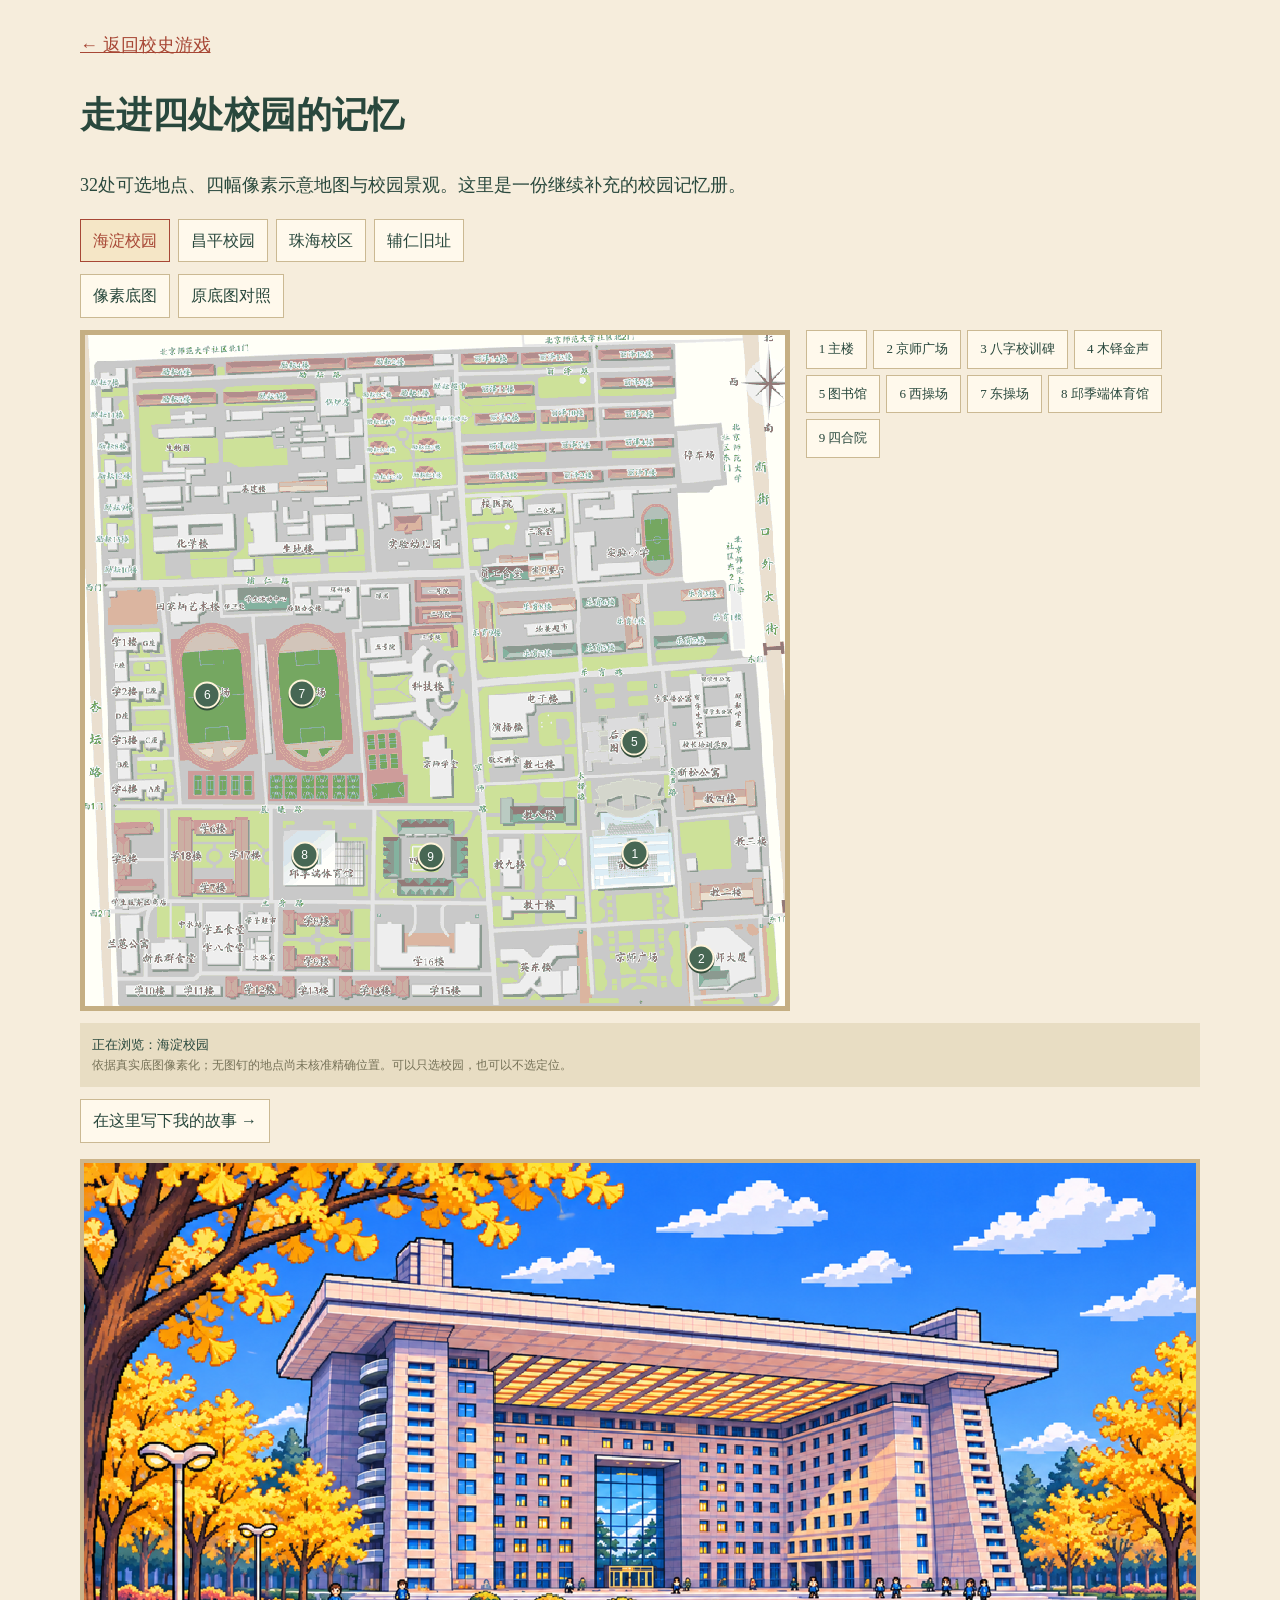
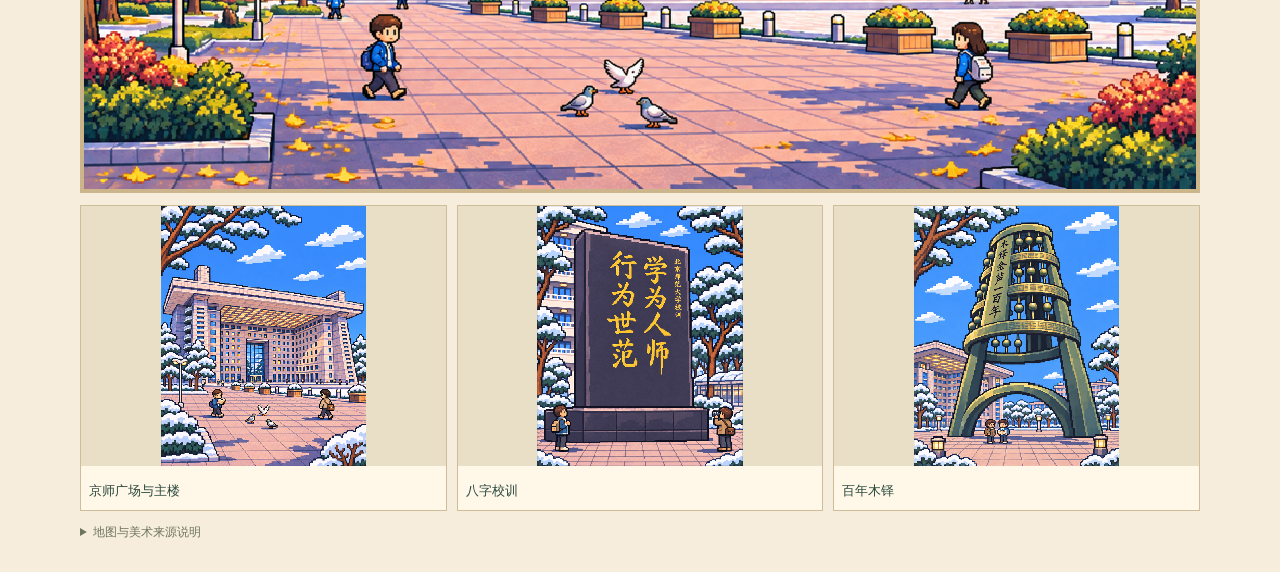
<file: site/campus-atlas.html>
<!doctype html><html lang="zh-CN"><head><meta charset="utf-8"><meta name="viewport" content="width=device-width,initial-scale=1"><title>木铎声里 校园记忆册</title><style>body{max-width:1120px;margin:30px auto;padding:0 20px;background:#f6eddc;color:#29483d;font:18px/1.7 SimSun}a{color:#a74735}</style></head><body><a href="index.html">← 返回校史游戏</a><h1>走进四处校园的记忆</h1><p>32处可选地点、四幅像素示意地图与校园景观。这里是一份继续补充的校园记忆册。</p><campus-picker></campus-picker><script src="assets/campuses/campus-picker.js?v=realmap20261114"></script></body></html>
</file>
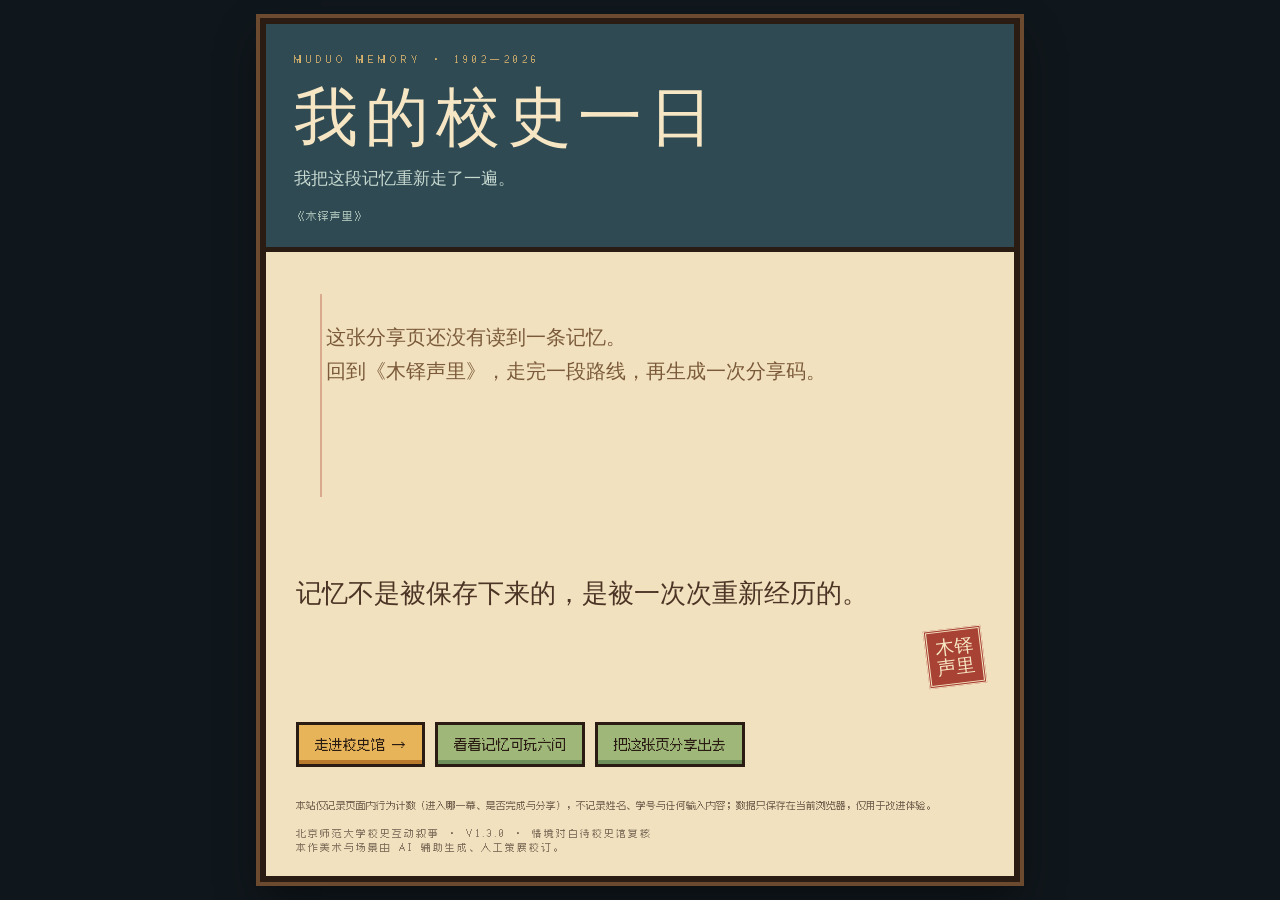
<file: site/share.html>
<!doctype html>
<html lang="zh-CN">
<head>
<meta charset="utf-8">
<meta name="viewport" content="width=device-width, initial-scale=1, viewport-fit=cover">
<meta name="theme-color" content="#2f4a52">
<link rel="icon" href="assets/favicon.svg" type="image/svg+xml">
<link rel="manifest" href="manifest.webmanifest">
<script>
if (location.protocol === 'http:' || location.protocol === 'https:') {
  const preload = document.createElement('link');
  preload.rel = 'preload';
  preload.href = 'assets/fusion-pixel-12px-zh_hans.woff2';
  preload.as = 'font';
  preload.type = 'font/woff2';
  preload.crossOrigin = 'anonymous';
  document.head.appendChild(preload);
  const fontStyle = document.createElement('style');
  fontStyle.textContent = '@font-face{font-family:"FusionPixel";src:url("assets/fusion-pixel-12px-zh_hans.woff2") format("woff2");font-display:swap;}';
  document.head.appendChild(fontStyle);
}
</script>
<title>我的校史一日 · 木铎声里</title>
<style>
* { box-sizing: border-box; }
html, body { margin: 0; min-height: 100%; background: #10171c; color: #2a1c12; font-family: "FusionPixel", "SimSun", serif; }
body { display: flex; justify-content: center; padding: 18px; }
.sheet { width: min(100%, 760px); min-height: calc(100vh - 36px); background: #f2e1be; border: 6px solid #2a1c12; box-shadow: 0 0 0 4px #6b4a2f, 0 18px 40px rgba(0,0,0,.45); display: flex; flex-direction: column; overflow: hidden; }
header { padding: 28px 28px 24px; background: #2f4a52; color: #f6e6c4; border-bottom: 5px solid #2a1c12; }
.kicker { font-size: 10px; letter-spacing: 4px; color: #d8b36e; }
h1 { margin: 8px 0 6px; font-family: "STSong", "SimSun", serif; font-size: clamp(38px, 9vw, 64px); letter-spacing: 7px; font-weight: normal; }
.sub { margin: 0; font-family: "KaiTi", "STKaiti", serif; font-size: 17px; color: #c6d8d0; }
.meta { margin-top: 18px; display: flex; justify-content: space-between; color: #aac1b8; font-size: 11px; letter-spacing: 1px; }
.timeline { flex: 1; padding: 28px 30px 32px; position: relative; }
.timeline::before { content: ""; position: absolute; left: 54px; top: 42px; bottom: 54px; width: 2px; background: rgba(168,68,52,.35); }
.entry { position: relative; padding: 0 0 28px 56px; min-height: 74px; }
.entry::before { content: ""; position: absolute; left: 7px; top: 11px; width: 13px; height: 13px; border-radius: 50%; background: #a84234; box-shadow: 0 0 0 5px #f2e1be; }
.entry .year { font-family: "STSong", "SimSun", serif; font-size: 32px; letter-spacing: 2px; }
.entry .scene { margin-top: 2px; color: #7a5a3a; font-family: "KaiTi", "STKaiti", serif; font-size: 15px; }
.entry .card { margin-top: 9px; font-size: 20px; letter-spacing: 1px; }
.entry .line { height: 1px; margin-top: 15px; background: rgba(138,109,74,.28); }
.quote { margin: 0; padding: 22px 30px 12px; font-family: "KaiTi", "STKaiti", serif; font-size: clamp(19px, 4vw, 26px); line-height: 1.65; color: #4b3425; }
.actions { display: flex; flex-wrap: wrap; gap: 10px; padding: 18px 30px 30px; }
.actions a, .actions button { font-family: inherit; font-size: 14px; text-decoration: none; padding: 10px 16px; color: #2a1c12; background: #e8b45a; border: 3px solid #2a1c12; box-shadow: inset 0 -4px 0 #b97a2e; cursor: pointer; }
.actions .secondary { background: #9fb87a; box-shadow: inset 0 -4px 0 #6f8f5a; }
.seal { align-self: flex-end; width: 58px; height: 58px; margin: 0 30px 18px; background: #a84234; color: #f6e6c4; border: 3px double #f6e6c4; display: grid; place-items: center; font-family: "STSong", "SimSun", serif; font-size: 19px; line-height: 1.05; text-align: center; transform: rotate(-7deg); }
.privacy { margin: 0; padding: 0 30px 12px; color: #6f5e4c; font-size: 10px; line-height: 1.7; }
footer { padding: 0 30px 22px; color: #7a6a58; font-size: 10px; letter-spacing: 2px; }
.empty { padding: 40px 30px; color: #7a5a3a; font-family: "KaiTi", "STKaiti", serif; font-size: 20px; line-height: 1.7; }
@media (max-width: 520px) {
  body { padding: 0; }
  .sheet { min-height: 100vh; border-width: 0; box-shadow: none; }
  header { padding: 22px 20px 18px; }
  .timeline { padding: 22px 18px 24px; }
  .timeline::before { left: 34px; }
  .entry { padding-left: 38px; }
  .entry::before { left: -3px; }
  .quote { padding: 18px 20px 8px; }
  .actions { padding: 16px 20px 24px; }
  .seal { margin-right: 20px; }
  .privacy { padding: 0 20px 12px; }
  footer { padding: 0 20px 20px; }
}
</style>
</head>
<body>
<main class="sheet">
  <header>
    <div class="kicker">MUDUO MEMORY · 1902—2026</div>
    <h1>我的校史一日</h1>
    <p class="sub">我把这段记忆重新走了一遍。</p>
    <div class="meta"><span>《木铎声里》</span><span id="shareDate"></span></div>
  </header>
  <section class="timeline" id="timeline"></section>
  <p class="quote" id="quote">记忆不是被保存下来的，是被一次次重新经历的。</p>
  <div class="seal">木铎<br>声里</div>
  <div class="actions">
    <a href="./index.html">走进校史馆 →</a>
    <a class="secondary" href="./index.html?method=1">看看记忆可玩六问</a>
    <button class="secondary" id="shareAgain">把这张页分享出去</button>
  </div>
  <p class="privacy">本站仅记录页面内行为计数（进入哪一幕、是否完成与分享），不记录姓名、学号与任何输入内容；数据只保存在当前浏览器，仅用于改进体验。</p>
  <footer>北京师范大学校史互动叙事 · V1.3.0 · 情境对白待校史馆复核<br>本作美术与场景由 AI 辅助生成、人工策展校订。</footer>
</main>
<script src="telemetry.js?v=1.3.0"></script>
<script>
(() => {
  const params = new URLSearchParams(location.search);
  const encoded = params.get('d');
  if (window.MuduoTelemetry) {
    window.MuduoTelemetry.track('share_open', {
      mode: 'share-open',
      screen: 'share',
      d_exists: Boolean(encoded),
      src: params.get('src') || 'direct'
    });
  }
  let data = null;
  try {
    if (encoded) {
      const binary = atob(encoded.replace(/-/g, '+').replace(/_/g, '/'));
      const bytes = Uint8Array.from(binary, char => char.charCodeAt(0));
      data = JSON.parse(new TextDecoder().decode(bytes));
    }
  } catch (e) {
    data = null;
  }
  if (!data || !Array.isArray(data.cards) || !data.cards.length) {
    document.getElementById('timeline').innerHTML = '<div class="empty">这张分享页还没有读到一条记忆。<br>回到《木铎声里》，走完一段路线，再生成一次分享码。</div>';
    return;
  }
  document.getElementById('shareDate').textContent = data.date || '';
  const timeline = document.getElementById('timeline');
  data.cards.forEach(card => {
    const entry = document.createElement('article');
    entry.className = 'entry';
    const year = document.createElement('div');
    year.className = 'year';
    year.textContent = card.era || '记忆';
    const scene = document.createElement('div');
    scene.className = 'scene';
    scene.textContent = card.scene || '';
    const title = document.createElement('div');
    title.className = 'card';
    title.textContent = card.title || '';
    const line = document.createElement('div');
    line.className = 'line';
    entry.append(year, scene, title, line);
    timeline.appendChild(entry);
  });
  if (data.quote) document.getElementById('quote').textContent = data.quote;
  document.getElementById('shareAgain').addEventListener('click', async () => {
    const shareData = {
      title: '我的校史一日 · 木铎声里',
      text: '我把北京师范大学的一段校史，重新走了一遍。',
      url: location.href
    };
    if (navigator.share) {
      try { await navigator.share(shareData); } catch (e) {}
    } else {
      try { await navigator.clipboard.writeText(location.href); } catch (e) {}
      const button = document.getElementById('shareAgain');
      button.textContent = '链接已复制';
    }
  });
})();
</script>
</body>
</html>
</file>
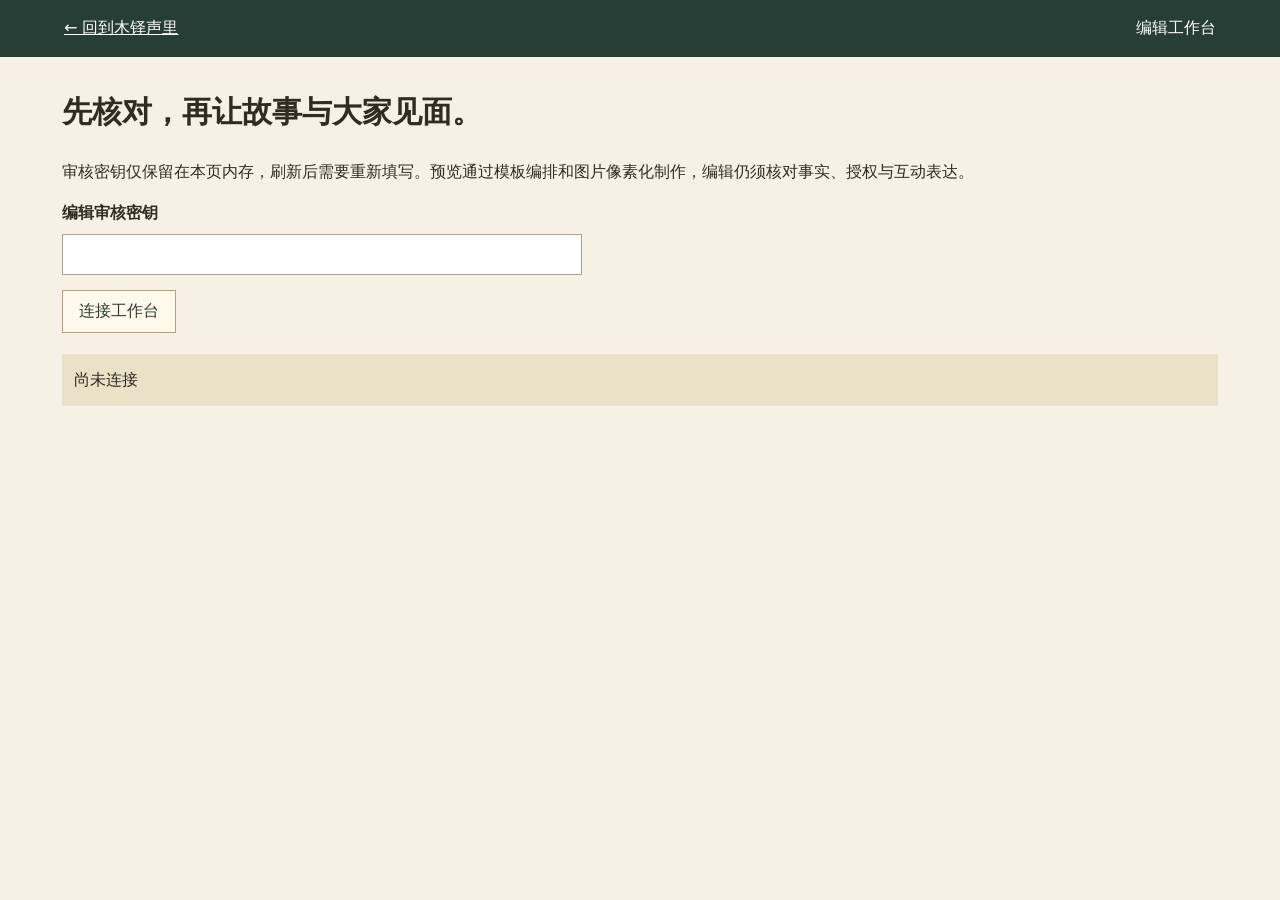
<file: site/demo-v2/admin.html>
<!doctype html><html lang="zh-CN"><head><link rel="icon" type="image/svg+xml" href="../assets/favicon.svg"><meta charset="utf-8"><meta name="viewport" content="width=device-width,initial-scale=1"><title>木铎声里 · 编辑工作台</title><link rel="stylesheet" href="admin.css?v=200"></head><body><header><a href="index.html">← 回到木铎声里</a><span>编辑工作台</span></header><main><section class="auth"><h1>先核对，再让故事与大家见面。</h1><p>审核密钥仅保留在本页内存，刷新后需要重新填写。预览通过模板编排和图片像素化制作，编辑仍须核对事实、授权与互动表达。</p><form id="authForm"><label>编辑审核密钥<input id="adminToken" type="password" autocomplete="off" required></label><button>连接工作台</button></form><p id="status" role="status">尚未连接</p><button id="logout" hidden>清除本页密钥</button></section><section id="workspace" hidden><div class="toolbar"><h2>匿名故事</h2><button id="refresh">刷新回执</button></div><div class="columns"><aside id="submissionList"></aside><article id="detail"><p>选择左侧故事查看内容。</p></article></div><h2>体验反馈</h2><div id="feedbackList"></div></section></main><script src="admin.js?v=200"></script></body></html>
</file>
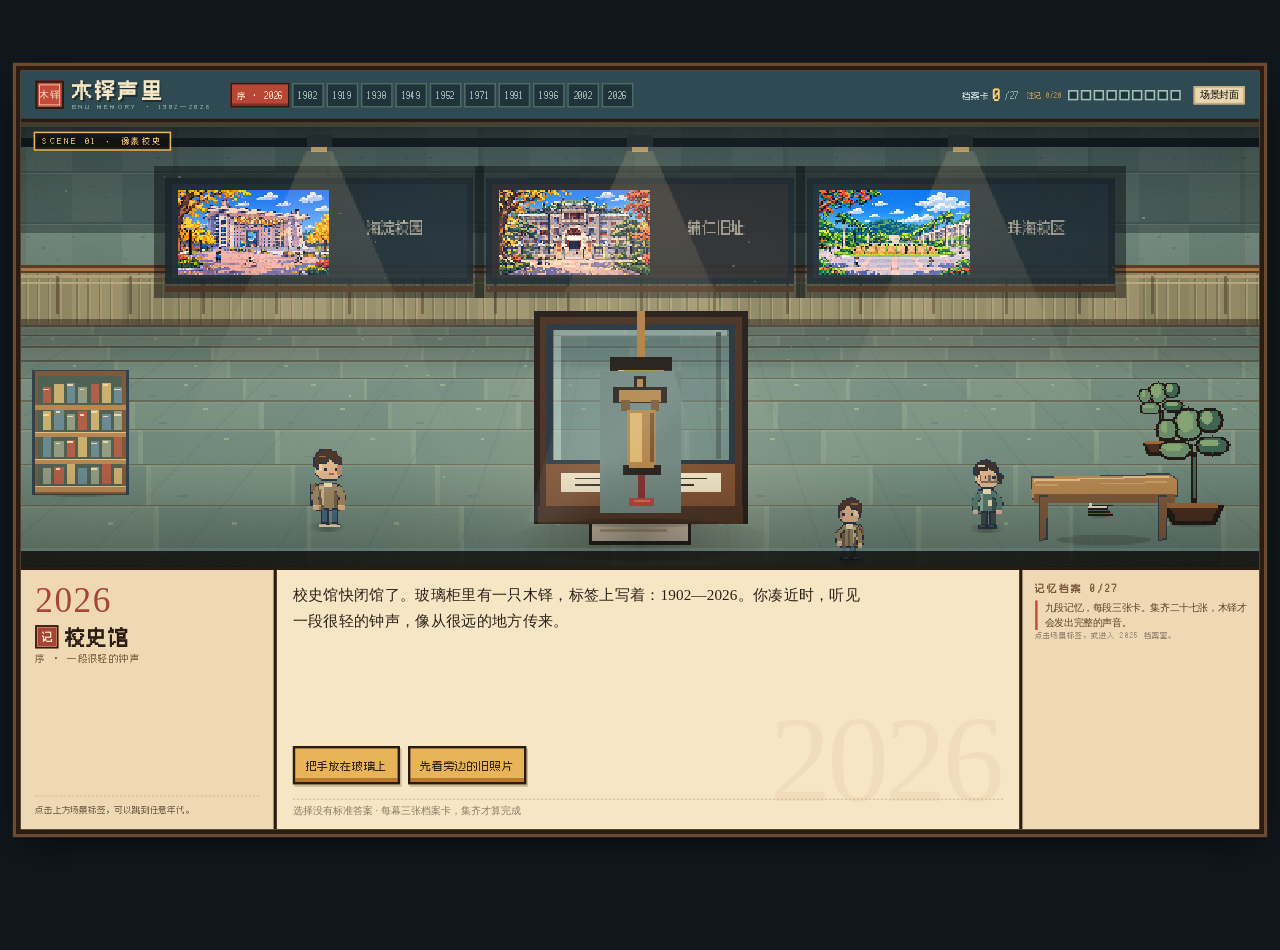
<file: site/demo-v2/player.html>
<!doctype html>
<html lang="zh-CN">
<head><base href="../">
<meta charset="utf-8">
<meta name="viewport" content="width=device-width, initial-scale=1, maximum-scale=1, user-scalable=no">
<meta name="theme-color" content="#2f4a52">
<meta name="description" content="《木铎声里》北京师范大学校史互动叙事：把珍贵的故事做成可以走进去的像素游戏。">
<meta property="og:title" content="木铎声里 · 校史互动叙事">
<meta property="og:description" content="记忆不是被保存下来的，是被一次次重新经历的。">
<link rel="icon" href="assets/favicon.svg" type="image/svg+xml">
<link rel="manifest" href="manifest.webmanifest">
<script>
if (location.protocol === 'http:' || location.protocol === 'https:') {
  const preload = document.createElement('link');
  preload.rel = 'preload';
  preload.href = 'assets/fusion-pixel-12px-zh_hans.woff2';
  preload.as = 'font';
  preload.type = 'font/woff2';
  preload.crossOrigin = 'anonymous';
  document.head.appendChild(preload);
  const fontStyle = document.createElement('style');
  fontStyle.textContent = '@font-face{font-family:"FusionPixel";src:url("assets/fusion-pixel-12px-zh_hans.woff2") format("woff2");font-display:swap;}';
  document.head.appendChild(fontStyle);
}
</script>
<title>木铎声里 · 校史互动叙事</title>
<style>[hidden]{display:none!important}
* { box-sizing: border-box; }
html, body { width: 100%; height: 100%; margin: 0; padding: 0; overflow: hidden; }
body { display: flex; align-items: center; justify-content: center; background: #11181d; font-family: "FusionPixel", "SimHei", "Microsoft YaHei", sans-serif; color: #2a1c12; }
#narration, .quote, .detail-inner p, .title-sub { font-family: "KaiTi", "STKaiti", serif; }
.viewport { width: 1600px; height: 1000px; flex: none; transform-origin: center center; }
.game { width: 1560px; height: 960px; margin: 20px auto; background: #f6e6c4; border: 6px solid #2a1c12; box-shadow: 0 0 0 4px #6b4a2f, 0 18px 46px rgba(0,0,0,.55); display: flex; flex-direction: column; position: relative; overflow: hidden; }
.topbar { height: 64px; flex: none; background: #2f4a52; border-bottom: 4px solid #2a1c12; display: flex; align-items: center; gap: 16px; padding: 0 18px; }
.brand { display: flex; align-items: center; gap: 10px; flex: none; }
.seal { width: 36px; height: 36px; background: #c24a3a; border: 3px solid #2a1c12; color: #f6e6c4; font-family: "STKaiti", "KaiTi", serif; font-size: 13px; display: grid; place-items: center; box-shadow: inset 0 0 0 2px #c24a3a, inset 0 0 0 3px #f6e6c4; }
.brand h1 { margin: 0; font-size: 25px; letter-spacing: 4px; color: #f6e6c4; text-shadow: 2px 2px 0 #1b2f34; line-height: 1; }
.brand small { display: block; font-size: 8px; letter-spacing: 3px; color: #9fc0b6; margin-top: 3px; }
.tabs { display: flex; gap: 3px; margin-left: 8px; }
.tabs button { font-family: inherit; font-size: 11px; letter-spacing: 0; padding: 6px 6px; background: #1f343a; color: #b9d0c7; border: 2px solid #4d6b64; cursor: pointer; }
.tabs button:hover { background: #2a474d; color: #ffd27a; }
.tabs button.on, .tabs button.on.visited { background: #b94535; color: #fff3d6; border-color: #2a1c12; box-shadow: inset 0 -3px 0 #7e2d28; }
.tabs button.visited { background: #1f343a; color: #ffd27a; border-color: #c79d55; }
.memory { margin-left: auto; display: flex; align-items: center; gap: 5px; color: #d8e6df; font-size: 11px; letter-spacing: 0; }
.memory b { color: #ffd27a; font-size: 19px; display: inline-block; }
.memory b.pulse { animation: countPulse .45s ease; }
@keyframes countPulse { 0% { transform: scale(1); } 40% { transform: scale(1.45); color: #fff3d6; } 100% { transform: scale(1); } }
.memory em { font-style: normal; color: #9fc0b6; }
.memory .explore-count { margin-left: 5px; color: #d8a756; font-size: 9px; letter-spacing: 0; }
.slots { display: flex; gap: 3px; margin-left: 3px; }
.slot { width: 13px; height: 13px; border: 2px solid #9fc0b6; background: #1f343a; }
.slot.fill { background: #e8b45a; border-color: #ffd27a; box-shadow: inset 0 0 0 2px #c98a4b; }
.stage { position: relative; height: 560px; flex: none; border-bottom: 4px solid #2a1c12; background: #10161b; overflow: hidden; }
.stage.shake { animation: stageShake .45s ease; }
.stage.push { animation: stagePush .42s cubic-bezier(.2,.75,.2,1); }
@keyframes stagePush { 0% { transform: scale(1.025); filter: brightness(1.08); } 100% { transform: scale(1); filter: brightness(1); } }
.stage.day-end { animation: dayEnd .72s ease; }
@keyframes dayEnd { 0% { filter: sepia(.05) brightness(1); } 42% { filter: sepia(.28) brightness(.82) saturate(.88); } 100% { filter: sepia(0) brightness(1); } }
@keyframes stageShake { 0%,100% { transform: translate(0,0); } 20% { transform: translate(-4px,2px); } 40% { transform: translate(4px,-2px); } 60% { transform: translate(-3px,1px); } 80% { transform: translate(3px,-1px); } }
#scene { width: 100%; height: 100%; display: block; image-rendering: pixelated; }
.stage-tag { position: absolute; left: 16px; top: 12px; background: rgba(20,17,16,.78); color: #ffd27a; border: 2px solid #e8b45a; padding: 3px 9px; font-size: 10px; letter-spacing: 3px; }
.panel { height: 324px; flex: none; display: grid; grid-template-columns: 320px 1fr 300px; }
.info { border-right: 4px solid #2a1c12; padding: 16px 18px; background: #efd9b4; display: flex; flex-direction: column; }
.era { font-family: "STSong", "SimSun", serif; font-size: 44px; line-height: 1; color: #a84434; letter-spacing: 2px; }
.info h2 { margin: 7px 0 2px; font-size: 25px; letter-spacing: 2px; display: flex; align-items: center; gap: 8px; }
.info h2::before { content: "记"; width: 25px; height: 25px; flex: none; display: grid; place-items: center; background: #a84234; color: #f6e6c4; border: 2px solid #2a1c12; font-size: 13px; box-shadow: inset 0 0 0 1px #e2b77a; letter-spacing: 0; }
.info .sub { margin: 0; font-size: 12px; color: #7a5a3a; letter-spacing: 1px; }
.mini { margin-top: auto; font-size: 11px; line-height: 1.55; color: #6e5a44; border-top: 1px dashed #c9ae86; padding-top: 8px; }
.dialogue { padding: 16px 20px 14px; display: flex; flex-direction: column; min-width: 0; position: relative; overflow: hidden; overflow-y: auto; }
#narration { margin: 0 0 10px; max-width: 710px; font-size: 19px; line-height: 1.68; min-height: 92px; color: #2b2119; position: relative; z-index: 1; letter-spacing: .15px; }
.choices { display: flex; gap: 10px; flex-wrap: wrap; margin-top: auto; position: relative; z-index: 1; }
.choice { font-family: inherit; font-size: 14px; letter-spacing: .5px; min-height: 48px; padding: 10px 13px; background: #e8b45a; color: #2a1c12; border: 3px solid #2a1c12; box-shadow: inset 0 -5px 0 #b97a2e, 2px 3px 0 rgba(42,28,18,.22); cursor: pointer; text-align: left; }
.choice:hover { transform: translateY(-2px); filter: brightness(1.06); }
.choice small { display: block; margin-top: 2px; font-size: 10px; opacity: .72; }
.choice.alt { background: #9fb87a; box-shadow: inset 0 -5px 0 #6f8f5a, 2px 3px 0 rgba(42,28,18,.22); }
.choice.warn { background: #d86a4a; color: #fff3d6; box-shadow: inset 0 -5px 0 #a84434, 2px 3px 0 rgba(42,28,18,.22); }
.choice.small { font-size: 13px; padding: 8px 10px; }
.next { align-self: flex-end; margin-top: 10px; font-family: inherit; font-size: 15px; letter-spacing: 2px; padding: 8px 18px; background: #2f4a52; color: #f6e6c4; border: 3px solid #2a1c12; box-shadow: inset 0 -4px 0 #1b2f34; cursor: pointer; position: relative; z-index: 1; }
.next.hide { display: none; }
.btnrow { display: flex; gap: 8px; justify-content: flex-end; margin-top: 10px; position: relative; z-index: 1; }
.btnrow .next { margin-top: 0; }
.foot { margin-top: 8px; border-top: 1px dashed #c9ae86; padding-top: 6px; font-family: "KaiTi", "STKaiti", serif; font-size: 12px; color: #8a7a66; letter-spacing: .5px; position: relative; z-index: 1; }
.wm { position: absolute; right: 24px; bottom: 10px; font-family: "STSong", "SimSun", serif; font-size: 154px; line-height: 1; color: rgba(168,68,52,.06); letter-spacing: -5px; pointer-events: none; z-index: 0; }
.era-grid { display: grid; grid-template-columns: repeat(3, 1fr); gap: 5px 7px; margin-top: 5px; position: relative; z-index: 1; }
.era-btn { font-family: inherit; text-align: left; border: 2px solid #2a1c12; background: #efd9b4; padding: 3px 5px; cursor: pointer; box-shadow: inset 0 -3px 0 rgba(0,0,0,.12); }
.era-btn:hover { background: #e8b45a; }
.era-btn b { display: block; font-family: "STSong", "SimSun", serif; font-size: 14px; letter-spacing: .4px; line-height: 1.1; }
.era-btn span { display: block; font-size: 8px; color: #7a5a3a; margin-top: 0; }
.era-btn .era-dots { display: flex; gap: 2px; margin-top: 1px; }
.era-btn .era-dots i { width: 7px; height: 7px; border: 1px solid #2a1c12; background: #c9ae86; }
.era-btn .era-dots i.on { background: #c24a3a; }
.era-preview { display: block; margin-top: 1px; font-size: 7.5px; line-height: 1.1; color: #8a6d4a; white-space: nowrap; overflow: hidden; text-overflow: ellipsis; }
.era-btn.done { background: #b8c894; }
.reset-link { background: none; border: none; font-family: inherit; font-size: 10px; color: #8a7a66; text-decoration: underline; cursor: pointer; padding: 0; margin-top: 4px; }
.sound { width: 26px; height: 26px; flex: none; border: 2px solid #9fc0b6; background: #1f343a; color: #ffd27a; font-family: inherit; font-size: 11px; cursor: pointer; }
.sound.off { color: #5f7a72; border-color: #4d6b64; }
.sound.on { background: #e8b45a; color: #2a1c12; border-color: #2a1c12; }
.fade { position: absolute; inset: 0; background: #0d1114; opacity: 0; pointer-events: none; transition: opacity .18s ease; z-index: 50; }
.fade.on { opacity: 1; }
.scene-flash { position: absolute; left: 50%; top: 92px; transform: translateX(-50%) translateY(-10px); background: rgba(20,17,16,.92); border: 3px solid #e8b45a; color: #f6e6c4; padding: 8px 22px; font-family: "STSong", "SimSun", serif; font-size: 22px; letter-spacing: 4px; opacity: 0; z-index: 40; pointer-events: none; }
.scene-flash.show { animation: flashIn 1.6s ease forwards; }
@keyframes flashIn { 0% { opacity: 0; transform: translateX(-50%) translateY(-12px); } 15% { opacity: 1; transform: translateX(-50%) translateY(0); } 72% { opacity: 1; } 100% { opacity: 0; transform: translateX(-50%) translateY(5px); } }
.card-toast { position: absolute; left: 50%; top: 44%; transform: translate(-50%,-50%) scale(.6); opacity: 0; z-index: 45; pointer-events: none; }
.card-toast.show { animation: cardRise 1.5s cubic-bezier(.2,.8,.2,1) forwards; }
.card-inner { width: 246px; background: #fff6dc; border: 4px solid #2a1c12; box-shadow: 8px 8px 0 rgba(0,0,0,.35); padding: 14px 16px; text-align: center; }
.card-kicker { font-size: 10px; letter-spacing: 4px; color: #a84434; }
.card-title { font-family: "STSong", "SimSun", serif; font-size: 28px; letter-spacing: 4px; margin: 6px 0 4px; color: #2a1c12; }
.card-sub { font-family: "KaiTi", "STKaiti", serif; font-size: 12px; color: #7a5a3a; }
@keyframes cardRise { 0% { opacity: 0; transform: translate(-50%,-40%) scale(.5) rotate(-6deg); } 18% { opacity: 1; transform: translate(-50%,-50%) scale(1.06) rotate(1deg); } 35% { transform: translate(-50%,-50%) scale(1) rotate(0); } 72% { opacity: 1; transform: translate(-50%,-50%) scale(1); } 100% { opacity: 0; transform: translate(-50%,-120%) scale(.9); } }
.finale { position: absolute; inset: 0; display: flex; align-items: center; justify-content: center; background: rgba(8,12,14,.45); opacity: 0; pointer-events: none; z-index: 46; }
.finale.show { animation: finaleIn 3s ease forwards; }
.finale.static { opacity: 1; animation: none; }
.finale-inner { text-align: center; font-family: "STSong", "SimSun", serif; font-size: 54px; letter-spacing: 12px; color: #ffd27a; text-shadow: 5px 5px 0 #2a1c12; }
.finale-inner span { display: block; font-size: 18px; letter-spacing: 8px; color: #f6e6c4; margin-top: 12px; }
@keyframes finaleIn { 0% { opacity: 0; } 15% { opacity: 1; } 70% { opacity: 1; } 100% { opacity: 0; } }
.album { position: absolute; inset: 0; background: rgba(10,14,16,.72); display: flex; align-items: center; justify-content: center; opacity: 0; pointer-events: none; transition: opacity .2s ease; z-index: 47; }
.album.show { opacity: 1; pointer-events: auto; }
.album-inner { width: 1180px; height: 680px; max-height: calc(100% - 40px); background: #f6e6c4; border: 6px solid #2a1c12; box-shadow: 0 0 0 4px #6b4a2f, 0 18px 40px rgba(0,0,0,.5); padding: 20px 24px; display: flex; flex-direction: column; }
.album.static { opacity: 1; transition: none; }
.album-head { display: flex; align-items: center; justify-content: space-between; border-bottom: 3px solid #2a1c12; padding-bottom: 8px; }
.album-head h2 { margin: 0; font-family: "STSong", "SimSun", serif; font-size: 28px; letter-spacing: 4px; }
.album-close { font-family: inherit; font-size: 12px; border: 2px solid #2a1c12; background: #efd9b4; padding: 5px 10px; cursor: pointer; }
.album-grid { flex: 1; min-height: 0; display: grid; grid-template-columns: repeat(3, 1fr); gap: 10px; margin-top: 12px; overflow: auto; }
.album-era { border: 2px solid #2a1c12; background: #efd9b4; padding: 8px 10px; }
.album-era.done { background: #d8e0b8; }
.album-era h3 { margin: 0 0 5px; font-size: 13px; letter-spacing: 1px; }
.album-card { font-size: 11.5px; padding: 3px 0; border-top: 1px dashed #c9ae86; color: #8a7a66; display: flex; align-items: center; gap: 6px; }
.album-card.on { color: #2a1c12; }
.album-card i { width: 8px; height: 8px; border: 1px solid #2a1c12; background: #c9ae86; flex: none; }
.album-card.on i { background: #c24a3a; }
button.album-card { width: 100%; background: none; border-left: none; border-right: none; border-bottom: none; text-align: left; font-family: inherit; cursor: pointer; }
button.album-card:hover { color: #a84434; }
.album-notes { grid-column: 1 / -1; }
.album-note-grid { display: grid; grid-template-columns: repeat(5, 1fr); gap: 5px 8px; }
.album-note { border: none; border-top: 1px dashed #c9ae86; background: none; padding: 4px 0; text-align: left; font-family: inherit; font-size: 10px; color: #8a7a66; }
.album-note.on { color: #2a1c12; cursor: pointer; }
.album-note.on:hover { color: #a84434; }
.album-foot { margin-top: 10px; text-align: right; font-size: 12px; color: #5a4028; }
.album-link { margin-top: 6px; background: #2f4a52; color: #f6e6c4; border: 2px solid #2a1c12; padding: 5px 8px; font-family: inherit; font-size: 11px; cursor: pointer; }
.card-detail { position: absolute; inset: 0; background: rgba(8,12,14,.55); display: flex; align-items: center; justify-content: center; opacity: 0; pointer-events: none; transition: opacity .18s ease; z-index: 48; }
.card-detail.show { opacity: 1; pointer-events: auto; }
.card-detail.static { opacity: 1; transition: none; }
.detail-inner { width: 540px; background: #fff6dc; border: 5px solid #2a1c12; box-shadow: 0 0 0 4px #6b4a2f, 0 18px 40px rgba(0,0,0,.5); padding: 20px 24px; }
.detail-era { font-size: 11px; letter-spacing: 3px; color: #a84434; }
.detail-inner h2 { font-family: "STSong", "SimSun", serif; font-size: 32px; letter-spacing: 3px; margin: 6px 0 10px; }
.detail-inner p { font-family: "KaiTi", "STKaiti", serif; font-size: 15px; line-height: 1.7; color: #4a3a2a; margin: 0 0 10px; }
.detail-note { font-size: 11px !important; color: #8a7a66 !important; border-top: 1px dashed #c9ae86; padding-top: 8px; }
.detail-source { font-size: 10px !important; color: #a84434 !important; margin-top: -2px; }
.detail-inner button { font-family: inherit; padding: 6px 14px; border: 3px solid #2a1c12; background: #e8b45a; cursor: pointer; box-shadow: inset 0 -4px 0 #b97a2e; }
.sources { position: absolute; inset: 0; background: rgba(8,12,14,.62); display: flex; align-items: center; justify-content: center; opacity: 0; pointer-events: none; transition: opacity .18s ease; z-index: 49; }
.sources.show { opacity: 1; pointer-events: auto; }
.sources.static { opacity: 1; transition: none; }
.sources-inner { width: 760px; background: #fff6dc; border: 5px solid #2a1c12; box-shadow: 0 0 0 4px #6b4a2f, 0 18px 40px rgba(0,0,0,.5); padding: 20px 26px; }
.sources-inner h2 { font-family: "STSong", "SimSun", serif; font-size: 28px; letter-spacing: 3px; margin: 0 0 8px; }
.sources-inner p { font-family: "KaiTi", "STKaiti", serif; font-size: 14px; line-height: 1.7; color: #4a3a2a; margin: 0 0 8px; }
.sources-inner ul { margin: 8px 0 10px; padding-left: 20px; font-family: "KaiTi", "STKaiti", serif; font-size: 13px; line-height: 1.7; color: #4a3a2a; }
.sources-inner li { margin-bottom: 4px; }
.sources-inner .small { font-size: 10px; color: #8a7a66; }
.sources-inner button { font-family: inherit; padding: 6px 14px; border: 3px solid #2a1c12; background: #e8b45a; cursor: pointer; box-shadow: inset 0 -4px 0 #b97a2e; }
#method { z-index: 62; }
#feedback { z-index: 63; }
.method-inner { width: 840px; max-height: 820px; overflow: auto; }
.method-grid { display: grid; grid-template-columns: repeat(2, minmax(0, 1fr)); gap: 9px 12px; margin: 12px 0; }
.method-card { border: 2px solid #2a1c12; background: #efd9b4; padding: 9px 11px; }
.method-card b { display: block; margin-bottom: 3px; color: #a84434; font-family: "STSong", "SimSun", serif; font-size: 17px; letter-spacing: 1px; }
.method-card span { display: block; font-family: "KaiTi", "STKaiti", serif; font-size: 12px; line-height: 1.55; color: #4a3a2a; }
.method-formula { margin: 10px 0 12px; padding: 7px 10px; border-left: 4px solid #a84434; background: rgba(168,68,52,.07); }
.share-progress { display: none; margin-left: auto; color: #ffd27a; font-size: 13px; letter-spacing: 2px; border: 2px solid #6f918a; background: #1f343a; padding: 5px 10px; }
.share-progress.on { display: block; }
.run-chip { display: none; margin-left: auto; color: #ffd27a; font-size: 12px; letter-spacing: 1px; border: 2px solid #6f918a; background: #1f343a; padding: 5px 9px; }
.run-chip.on { display: block; }
.run-end { position: absolute; inset: 0; background: rgba(8,12,14,.7); display: flex; align-items: center; justify-content: center; opacity: 0; pointer-events: none; transition: opacity .2s ease; z-index: 49; }
.run-end.show { opacity: 1; pointer-events: auto; }
.run-end.static { opacity: 1; transition: none; }
.run-end-inner { width: 780px; background: #fff6dc; border: 6px solid #2a1c12; box-shadow: 0 0 0 4px #6b4a2f, 0 22px 50px rgba(0,0,0,.6); padding: 24px 28px; display: flex; gap: 24px; align-items: center; }
.rank-stamp { width: 140px; height: 140px; flex: none; border: 7px double #a84434; border-radius: 50%; color: #a84434; display: grid; place-items: center; font-family: "STSong", "SimSun", serif; font-size: 44px; letter-spacing: 2px; transform: rotate(-8deg); }
.run-end-copy { flex: 1; }
.run-kicker { font-size: 10px; letter-spacing: 4px; color: #a84434; }
.run-end h2 { margin: 4px 0 6px; font-family: "STSong", "SimSun", serif; font-size: 36px; letter-spacing: 4px; }
.run-end p { margin: 0 0 10px; font-family: "KaiTi", "STKaiti", serif; font-size: 15px; color: #4a3a2a; }
.run-end-cards { display: flex; flex-wrap: wrap; gap: 5px; max-height: 150px; overflow: auto; margin-bottom: 12px; }
.run-end-cards span { background: #f6e6c4; border: 2px solid #2a1c12; padding: 3px 7px; font-size: 11px; }
.run-actions { display: flex; flex-wrap: wrap; gap: 8px; }
.run-actions button { font-family: inherit; padding: 8px 14px; border: 3px solid #2a1c12; background: #e8b45a; cursor: pointer; box-shadow: inset 0 -4px 0 #b97a2e; }
.loadout { position: absolute; inset: 0; background: rgba(8,12,14,.72); display: flex; align-items: center; justify-content: center; opacity: 0; pointer-events: none; transition: opacity .18s ease; z-index: 49; }
.loadout.show { opacity: 1; pointer-events: auto; }
.loadout.static { opacity: 1; transition: none; }
.loadout-inner { width: 1120px; height: 760px; background: #f6e6c4; border: 6px solid #2a1c12; box-shadow: 0 0 0 4px #6b4a2f, 0 18px 40px rgba(0,0,0,.5); padding: 18px 22px; display: flex; flex-direction: column; }
.loadout-head { display: flex; align-items: center; justify-content: space-between; border-bottom: 3px solid #2a1c12; padding-bottom: 8px; }
.loadout-head h2 { margin: 0; font-family: "STSong", "SimSun", serif; font-size: 26px; letter-spacing: 3px; }
.loadout-head button { font-family: inherit; font-size: 12px; border: 2px solid #2a1c12; background: #efd9b4; padding: 5px 10px; cursor: pointer; }
.loadout-slots { display: grid; grid-template-columns: repeat(3, 1fr); gap: 10px; margin: 12px 0; }
.loadout-slot { min-height: 58px; border: 2px dashed #b8a080; background: #efd9b4; padding: 8px 10px; font-size: 12px; color: #8a7a66; }
.loadout-slot.on { border-style: solid; border-color: #2a1c12; background: #d8e0b8; color: #2a1c12; }
.loadout-slot b { display: block; font-family: "STSong", "SimSun", serif; font-size: 16px; letter-spacing: 1px; }
.loadout-grid { flex: 1; min-height: 0; overflow: auto; display: grid; grid-template-columns: repeat(3, 1fr); gap: 8px; }
.loadout-era { border: 2px solid #2a1c12; background: #efd9b4; padding: 6px 8px; }
.loadout-era h3 { margin: 0 0 4px; font-size: 11px; color: #7d2d24; letter-spacing: 1px; }
.loadout-card { width: 100%; text-align: left; border: none; border-top: 1px dashed #c9ae86; background: none; font-family: inherit; font-size: 10px; color: #6b5a4a; padding: 3px 0; cursor: pointer; }
.loadout-card b { display: block; font-size: 12px; color: #2a1c12; }
.loadout-card em { display: block; font-style: normal; color: #8a7a66; }
.loadout-card.equipped { background: #d8e0b8; }
.loadout-card.equipped b { color: #7d2d24; }
.loadout-card:disabled { opacity: .45; cursor: default; }
.loadout-foot { margin-top: 8px; font-size: 11px; color: #7a6a5a; text-align: right; }
.title-screen { position: absolute; inset: 0; z-index: 60; background: rgba(8,12,14,.78); display: flex; align-items: center; justify-content: center; transition: opacity .25s ease; visibility: visible; }
.title-screen.hide { opacity: 0; pointer-events: none; visibility: hidden; }
.title-panel { width: 780px; background: #f6e6c4; border: 6px solid #2a1c12; box-shadow: 0 0 0 4px #6b4a2f, 0 22px 50px rgba(0,0,0,.6); padding: 30px 38px 24px; text-align: center; }
.title-kicker { font-size: 11px; letter-spacing: 5px; color: #a84434; }
.title-panel h1 { font-family: "STSong", "SimSun", serif; font-size: 76px; letter-spacing: 18px; margin: 8px 0 2px; line-height: 1; }
.title-sub { font-family: "KaiTi", "STKaiti", serif; font-size: 19px; color: #5a4028; margin: 8px 0 14px; }
.title-recommend { display: inline-flex; align-items: center; gap: 7px; margin: 0 0 16px; padding: 6px 12px; border: 2px solid #a84434; background: #fff6dc; color: #5a4028; font-size: 12px; letter-spacing: 1px; }
.title-recommend b { color: #a84434; font-size: 13px; }
.title-modes { display: grid; gap: 10px; }
.title-modes button { font-family: inherit; display: flex; align-items: center; justify-content: space-between; padding: 12px 18px; border: 3px solid #2a1c12; background: #e8b45a; box-shadow: inset 0 -5px 0 #b97a2e; cursor: pointer; }
.title-modes button:nth-child(2) { background: #9fb87a; box-shadow: inset 0 -5px 0 #6f8f5a; }
.title-modes button:nth-child(3) { background: #8fb0a8; box-shadow: inset 0 -5px 0 #5f8078; }
.title-modes b { font-size: 21px; letter-spacing: 3px; }
.title-modes span { font-size: 11px; color: #4a3320; letter-spacing: 1px; }
.title-privacy { margin: 14px 0 0; color: #6b5a4a; font-size: 10px; line-height: 1.65; letter-spacing: .5px; }
.title-foot { margin-top: 7px; font-size: 10px; letter-spacing: 2px; color: #8a7a66; }
.share-end { display: flex; flex-direction: column; gap: 8px; }
.share-cards { display: flex; flex-wrap: wrap; gap: 6px; margin: 2px 0 4px; }
.share-cards span { background: #fff6dc; border: 2px solid #2a1c12; padding: 4px 8px; font-size: 12px; }
.share-actions { display: flex; flex-wrap: wrap; gap: 8px; }
.share-actions button { font-family: inherit; padding: 8px 14px; border: 3px solid #2a1c12; background: #e8b45a; cursor: pointer; box-shadow: inset 0 -4px 0 #b97a2e; }
.choice, .share-actions button, .album-link { transition: transform .12s ease; }
.choice:active, .share-actions button:active, .album-link:active { transform: scale(.96); }
.share-code { position: absolute; inset: 0; background: rgba(8,12,14,.74); display: flex; align-items: center; justify-content: center; opacity: 0; pointer-events: none; transition: opacity .18s ease; z-index: 50; }
.share-code.show { opacity: 1; pointer-events: auto; }
.share-code-inner { width: 560px; background: #fff6dc; border: 5px solid #2a1c12; box-shadow: 0 0 0 4px #6b4a2f, 0 18px 40px rgba(0,0,0,.5); padding: 20px 24px; text-align: center; }
.share-code-inner h2 { margin: 0 0 6px; font-family: "STSong", "SimSun", serif; font-size: 28px; letter-spacing: 3px; }
.share-code-copy { margin: 0 0 12px; color: #6b5a4a; font-size: 11px; line-height: 1.6; }
#qrCanvas { width: 272px; height: 272px; margin: 0 auto 12px; display: grid; place-items: center; background: #fff; border: 3px solid #2a1c12; }
#qrCanvas canvas { width: 256px; height: 256px; image-rendering: pixelated; }
.share-code-inner button { font-family: inherit; padding: 7px 14px; margin: 3px; border: 3px solid #2a1c12; background: #e8b45a; cursor: pointer; box-shadow: inset 0 -4px 0 #b97a2e; }
.sort-game { display: flex; flex-direction: column; gap: 8px; }
.sort-game.shake { animation: stageShake .35s ease; }
.sort-books { display: flex; gap: 8px; flex-wrap: wrap; }
.sort-book { font-family: inherit; font-size: 13px; padding: 8px 10px; border: 3px solid #2a1c12; background: #fff6dc; cursor: pointer; }
.sort-book:hover, .sort-bin:hover { border-color: #c24a3a; box-shadow: 0 0 0 2px rgba(194,74,58,.2); }
.sort-book.sel { background: #e8b45a; box-shadow: inset 0 0 0 3px #b97a2e; }
.sort-book.done { opacity: .45; text-decoration: line-through; cursor: default; }
.sort-bins { display: flex; gap: 8px; }
.sort-bin { flex: 1; font-family: inherit; font-size: 13px; padding: 9px 6px; border: 3px solid #2a1c12; background: #9fb87a; cursor: pointer; box-shadow: inset 0 -4px 0 #6f8f5a; }
.sort-hint { font-size: 12px; color: #a84434; }
.auto-badge { position: absolute; left: 50%; top: 80px; transform: translateX(-50%); background: #c24a3a; color: #fff3d6; border: 2px solid #2a1c12; padding: 5px 12px; font-size: 11px; letter-spacing: 2px; z-index: 42; }
.auto-badge.hide { display: none; }
.rotate-hint { display: none; position: fixed; inset: 0; z-index: 100; background: #11181d; color: #f6e6c4; align-items: center; justify-content: center; font-family: "STSong", "SimSun", serif; font-size: 20px; letter-spacing: 4px; text-align: center; padding: 24px; }
@media (orientation: portrait) and (max-width: 900px) { .rotate-hint { display: flex; } }
.aim-layer { position: absolute; left: 0; right: 0; top: 100px; height: 220px; pointer-events: none; z-index: 35; }
.aim-layer.hide { display: none; }
.aim-zone { position: absolute; left: 47%; width: 6%; top: 18px; bottom: 18px; background: rgba(120,180,120,.18); border: 2px dashed #6f8f5a; }
.aim-marker { position: absolute; left: 50%; top: 8px; bottom: 8px; width: 4px; background: #c24a3a; box-shadow: 0 0 0 2px rgba(255,255,255,.55); }
.frame-layer { position: absolute; left: 0; right: 0; top: 80px; height: 310px; pointer-events: none; z-index: 35; }
.frame-layer.hide { display: none; }
.frame-box { position: absolute; left: 35%; top: 6px; width: 30%; height: 290px; border: 3px solid rgba(255,243,214,.9); box-shadow: 0 0 0 2px #2a1c12, inset 0 0 0 2px rgba(42,28,18,.35); }
.frame-box:before, .frame-box:after { content: ""; position: absolute; width: 24px; height: 24px; border: 4px solid #fff3d6; }
.frame-box:before { left: -8px; top: -8px; border-right: none; border-bottom: none; }
.frame-box:after { right: -8px; bottom: -8px; border-left: none; border-top: none; }
.stage-hotspots { position: absolute; inset: 0; z-index: 34; pointer-events: none; }
.hotspot { position: absolute; width: 34px; height: 34px; margin: -17px 0 0 -17px; border: 2px solid #c24a3a; border-radius: 50%; background: rgba(194,74,58,.08); box-shadow: 0 0 0 3px rgba(194,74,58,.14), inset 0 0 0 2px rgba(255,243,214,.34); color: transparent; cursor: pointer; pointer-events: auto; animation: hotspotPulse 2.2s ease-in-out infinite; }
.hotspot::after { content: ""; position: absolute; left: 50%; top: 50%; width: 6px; height: 6px; margin: -3px; background: #c24a3a; transform: rotate(45deg); box-shadow: 0 0 0 2px #f6e6c4; }
.hotspot:hover, .hotspot:focus-visible { background: rgba(194,74,58,.26); outline: none; transform: scale(1.18); }
@keyframes hotspotPulse { 0%,100% { box-shadow: 0 0 0 3px rgba(194,74,58,.12), inset 0 0 0 2px rgba(255,243,214,.28); } 50% { box-shadow: 0 0 0 9px rgba(194,74,58,0), inset 0 0 0 2px rgba(255,243,214,.52); } }
.stamp-fx { position: absolute; left: 50%; top: 344px; z-index: 46; width: 68px; height: 68px; display: grid; place-items: center; border: 5px double #c24a3a; color: #c24a3a; background: rgba(255,243,214,.92); font-family: "STSong", "SimSun", serif; font-size: 28px; transform: translate(-50%,-50%) rotate(-8deg) scale(.4); opacity: 0; pointer-events: none; }
.stamp-fx.show { animation: stampDrop .34s cubic-bezier(.2,.9,.2,1) forwards; }
@keyframes stampDrop { 0% { opacity: 0; transform: translate(-50%,-50%) rotate(-12deg) scale(1.8); } 55% { opacity: 1; transform: translate(-50%,-50%) rotate(-8deg) scale(.92); } 100% { opacity: 1; transform: translate(-50%,-50%) rotate(-8deg) scale(1); } }
.side { border-left: 4px solid #2a1c12; padding: 14px 16px; background: #efd9b4; }
.side h3 { margin: 0 0 8px; font-size: 12px; letter-spacing: 3px; color: #7a5a3a; }
.fragline { display: flex; align-items: center; gap: 6px; font-size: 10.5px; margin: 2.5px 0; color: #5a4028; }
.fragline .dot { width: 12px; height: 12px; border: 2px solid #2a1c12; background: #c9ae86; }
.fragline .dot.on { background: #c24a3a; }
.fgroup { margin: 7px 0 2px; font-size: 9px; letter-spacing: 1px; color: #8a7a66; }
.quote { margin: 8px 0 0; font-family: "KaiTi", "STKaiti", serif; font-size: 12px; line-height: 1.55; color: #5a4028; border-left: 3px solid #c24a3a; padding-left: 9px; }
.res { margin: 8px 0; }
.res .row { display: flex; align-items: center; gap: 7px; font-size: 11px; margin: 6px 0; }
.res .row span { width: 28px; color: #5a4028; }
.res .bar { flex: 1; height: 8px; background: #c9ae86; border: 2px solid #2a1c12; }
.res .bar i { display: block; height: 100%; }
.res .row b { width: 24px; text-align: right; font-size: 11px; }
.res-flash { margin: 2px 0 6px; font-size: 11px; letter-spacing: 1px; color: #a84434; animation: resFloat 1.5s ease forwards; }
@keyframes resFloat { 0% { opacity: 0; transform: translateY(5px); } 20% { opacity: 1; transform: translateY(0); } 100% { opacity: 0; transform: translateY(-5px); } }
.ending-reason { width: 100%; border-left: 4px solid #a84434; background: rgba(168,68,52,.07); padding: 7px 10px; margin-bottom: 2px; font-size: 12px; line-height: 1.55; color: #6b4a3a; }
.memory-hint { width: 100%; border-left: 4px solid #6f8f5a; background: rgba(111,143,90,.1); padding: 7px 10px; margin-bottom: 2px; font-family: "KaiTi", "STKaiti", serif; font-size: 13px; line-height: 1.5; color: #4f653f; }
.revisit-note { margin: 0 0 7px; padding: 4px 8px; border-left: 4px solid #c24a3a; background: rgba(194,74,58,.07); color: #8d4438; font-size: 10px; line-height: 1.45; letter-spacing: .5px; }
.revisit-note.hide { display: none; }
.log { margin-top: 8px; font-size: 10px; line-height: 1.55; color: #5a4028; border-top: 1px dashed #c9ae86; padding-top: 6px; max-height: 62px; overflow: hidden; }
.alert { background: #c24a3a; color: #fff3d6; border: 2px solid #2a1c12; padding: 4px 7px; font-size: 11px; letter-spacing: 2px; display: inline-block; margin-bottom: 5px; }
.endnote { margin-top: auto; font-size: 9px; color: #8a7a66; letter-spacing: 1px; }
</style>
<style>.title-screen,#sound,#methodBtn,.title-foot,[onclick*="openMethod"],[onclick*="openFeedback"]{display:none!important}</style></head>
<body>
<div class="viewport">
<div class="game">
  <div class="topbar">
    <div class="brand">
      <div class="seal">木铎</div>
      <div><h1>木铎声里</h1><small>BNU MEMORY · 1902—2026</small></div>
    </div>
    <div class="tabs" id="tabs">
      <button data-scene="intro">序 · 2026</button>
      <button data-scene="y1902">1902</button>
      <button data-scene="y1919">1919</button>
      <button data-scene="y1938">1938</button>
      <button data-scene="y1949">1949</button>
      <button data-scene="y1952">1952</button>
      <button data-scene="y1971">1971</button>
      <button data-scene="y1991">1991</button>
      <button data-scene="y1996">1996</button>
      <button data-scene="y2002">2002</button>
      <button data-scene="y2026">2026</button>
    </div>
    <div class="run-chip" id="runChip">闭馆 9 天 · 本局 0</div>
    <div class="share-progress" id="shareProgress">分享模式 · 0/5</div>
    <div class="memory" id="memory">
      <span>档案卡</span><b id="fragCount">0</b><em>/27</em>
      <em class="explore-count" id="exploreCount">注记 0/20</em>
      <div class="slots" id="fragSlots"><i class="slot"></i><i class="slot"></i><i class="slot"></i><i class="slot"></i><i class="slot"></i><i class="slot"></i><i class="slot"></i><i class="slot"></i><i class="slot"></i></div>
    </div>
    <button id="sceneCoverButton" style="border:2px solid #c4ac73;background:#e9d7b2;font:12px SimSun;cursor:pointer">场景封面</button>
    <button class="sound" id="sound" title="声音">音</button>

  </div>
  <div class="stage"><div id="sceneCover" hidden style="position:absolute;inset:0;background:#172c29;z-index:70;display:flex;align-items:center;justify-content:center"><img id="sceneCoverImage" alt="情境创作的场景封面" style="width:100%;height:100%;object-fit:contain"><button id="sceneCoverClose" style="position:absolute;right:20px;bottom:20px;padding:14px 24px;background:#efd6a2;border:2px solid #4d3928;cursor:pointer">进入可动像素场景 →</button></div>
    <canvas id="scene" width="780" height="280"></canvas>
    <div class="stage-hotspots" id="stageHotspots"></div>
    <div class="stage-tag" id="stageTag">SCENE 01</div>
  </div>
  <div class="panel">
    <div class="info">
      <div class="era" id="era">2026</div>
      <h2 id="title">校史馆</h2>
      <p class="sub" id="subtitle">序 · 一段很轻的钟声</p>
      <div class="mini" id="mini">点击场景标签，可以跳到任意年代。</div>
    </div>
    <div class="dialogue">
      <div class="revisit-note hide" id="revisitNote"></div>
      <p id="narration"></p>
      <div class="choices" id="choices"></div>
      <div class="btnrow">
        <button class="next hide" id="replay">再进一次 ↺</button>
        <button class="next hide" id="next">回档案室 →</button>
      </div>
      <div class="foot" id="foot">选择没有标准答案 · 每幕三张档案卡，集齐才算完成</div>
      <div class="wm" id="wm">1902</div>
    </div>
    <div class="side" id="side"></div>
  </div>
  <div class="fade" id="fade"></div>
  <div class="scene-flash" id="sceneFlash"></div>
  <div class="auto-badge hide" id="autoBadge">自动演示中 · 点击任意处停止</div>
  <div class="aim-layer hide" id="aimLayer"><div class="aim-zone" id="aimZone"></div><div class="aim-marker" id="aimMarker"></div></div>
  <div class="frame-layer hide" id="frameLayer"><div class="frame-box" id="frameBox"></div></div>
  <div class="stamp-fx" id="stampFx">记</div>
  <div class="card-toast" id="cardToast"><div class="card-inner"><div class="card-kicker" id="toastKicker">档案卡</div><div class="card-title" id="toastTitle"></div><div class="card-sub" id="toastSub">已收入档案室</div></div></div>
  <div class="finale" id="finale"><div class="finale-inner">档案完整<span>木铎声起</span></div></div>
  <div class="album" id="album">
    <div class="album-inner">
      <div class="album-head"><h2>记忆档案册</h2><div style="display:flex;gap:8px;"><button class="album-close" id="methodBtn">记忆可玩 · 方法</button><button class="album-close" id="sourceBtn">史料说明</button><button class="album-close" id="albumClose">关闭 ×</button></div></div>
      <div class="album-grid" id="albumGrid"></div>
      <div class="album-foot">已收集 <b id="albumCount">0</b> / 27　·　馆藏注记 <b id="albumNoteCount">0</b> / 20</div>
    </div>
  </div>
  <div class="card-detail" id="cardDetail">
    <div class="detail-inner">
      <div class="detail-era" id="detailEra"></div>
      <h2 id="detailTitle"></h2>
      <p id="detailText"></p>
      <p class="detail-note" id="detailNote"></p>
      <p class="detail-source" id="detailSource"></p>
      <button id="detailClose">收起</button>
    </div>
  </div>
  <div class="share-code" id="shareCode">
    <div class="share-code-inner">
      <h2>我的校史记忆码</h2>
      <p class="share-code-copy" id="shareCodeCopy">这是离线可扫描的文字记忆码。部署到服务器后会自动生成可打开的线上分享链接。</p>
      <div id="qrCanvas"></div>
      <button id="downloadQrBtn">下载二维码 ↓</button>
      <button id="shareCodeClose">收起</button>
    </div>
  </div>
  <div class="sources" id="sources">
    <div class="sources-inner">
      <h2>史料说明</h2>
      <p>游戏中的年份、机构与事件按公开资料核对；人物对白为情境创作，不是史料原文。正式使用前建议再由校史馆或档案馆老师复核。</p>
      <ul>
        <li><a href="https://www.bnu.edu.cn/xxgk/xsyg/" target="_blank" rel="noopener">北师大官网《校史沿革》</a>与<a href="https://zwb.bnu.edu.cn/gzzd/xxgz/1412cb80af0947f98f6595c3c28d0ab4.htm" target="_blank" rel="noopener">《北京师范大学章程》（2024 年修订）</a>：建校、复名与院系调整。</li>
        <li><a href="https://www.bnu.edu.cn/tt/87490.htm" target="_blank" rel="noopener">北师大官网五四纪念碑说明</a>：北京高师学生参加五四运动。</li>
        <li><a href="https://wenku.bnu.edu.cn/xrinfo.action?num=bnuqig1912" target="_blank" rel="noopener">北师大图书馆《京师学人·启功》</a>与<a href="https://mdw.bnu.edu.cn/xzcq/34e82e1773bf427984d26f173f38e896.htm" target="_blank" rel="noopener">民俗典籍文字研究中心启功年谱</a>：任教、点校与励耘基金；1990 年义展与 1991 年捐资应区分。</li>
        <li><a href="https://www.bnu.edu.cn/bsgs/ehw/87244.htm" target="_blank" rel="noopener">北师大官网《校训的演变经过》</a>：1996 年校训确定。</li>
      </ul>
      <p class="small">课堂、祠堂、书箱、挂校牌、合影与人物对白均为情境创作，不是档案逐字复现；1971 点校的具体日期待进一步核对。2026 校史馆为叙事空间。</p>
      <p class="small">本作美术与场景由 AI 辅助生成、人工策展校订。</p>
      <button id="sourcesClose">收起</button>
    </div>
  </div>
  <div class="sources" id="method">
    <div class="sources-inner method-inner">
      <h2>记忆可玩 · 六问</h2>
      <p>从一张照片、一件旧物或一段文字开始，依次追问六件事，就能把材料从“被展示的内容”推进成“可以被玩家经历的场景”。</p>
      <div class="method-grid">
        <div class="method-card"><b>一、记忆锚点</b><span>照片里最不能被替代的物件是什么？它就是玩家进入这段记忆的把手。</span></div>
        <div class="method-card"><b>二、人物处境</b><span>当时的人面对什么时间压力、资源限制或选择？先把处境说清楚，再设计玩法。</span></div>
        <div class="method-card"><b>三、玩家动作</b><span>玩家能亲手做什么？挂校牌、搬书、取景，都比“看完一段说明”更能留下记忆。</span></div>
        <div class="method-card"><b>四、世界反馈</b><span>动作完成后，场景、人物或物件是否真的改变？反馈要让玩家确认自己参与过。</span></div>
        <div class="method-card"><b>五、余留物</b><span>玩家最后能带走什么？一张档案卡、一条路线、一张长图，都可以成为新的记忆入口。</span></div>
        <div class="method-card"><b>六、可信边界</b><span>哪些内容有资料依据，哪些只是情境复原？把不确定留在明处，是互动叙事对历史的责任。</span></div>
      </div>
      <p class="small method-formula">原始记忆 → 具体处境 → 玩家动作 → 可见结果 → 可带走的新记忆</p>
      <p class="small">《木铎声里》是这套方法的一次完整样本；同一方法也可以用于地方史、家族记忆、校园口述史与非遗项目。</p>
      <button id="methodClose">收起</button>
    </div>
  </div>
  <div class="run-end" id="runEnd">
    <div class="run-end-inner">
      <div class="rank-stamp" id="runRank">A</div>
      <div class="run-end-copy">
        <div class="run-kicker">CLOSING DAY · 闭馆结算</div>
        <h2 id="runEnding">回声</h2>
        <p id="runSummary"></p>
        <div class="run-end-cards" id="runEndCards"></div>
        <div style="margin:10px 0 0;padding-top:8px;border-top:1px dashed #c9b28c;font-family:KaiTi,STKaiti,serif;font-size:12px;line-height:1.8;color:#6b4a2f;text-align:left;">
          <b>尾声 · 致谢</b><br>
          木铎金声，学为人师，行为世范——一百余年的钟声没有停过。本作只是一块砖：愿更多珍贵的故事、记忆与旧照片被做成可以走进去的游戏，让记忆不只被保存，而是真实可触及。
        </div>
        <div class="run-actions">
          <button onclick="window.newRun()">再开一局</button>
          <button onclick="window.backToTitle()">回到标题</button>
          <button onclick="window.downloadTelemetry(this)">导出试玩记录</button>
          <button onclick="window.copyDiagnostics(this)">复制诊断</button>
          <button onclick="window.openFeedback()">我有反馈</button>
        </div>
      </div>
    </div>
  </div>
  <div class="share-code" id="feedback">
    <div class="share-code-inner" style="width:620px;max-width:92vw;text-align:left;">
      <h2 style="text-align:center;">回声 · 反馈</h2>
      <p class="small" style="text-align:center;">内容仅发送至项目负责人邮箱，用于改进体验；除你主动填写外，不采集姓名与学号。</p>
      <div style="display:flex;gap:16px;margin:10px 0;">
        <label>身份<br>
          <select id="fbWho" style="font-family:inherit;font-size:14px;padding:4px 6px;border:2px solid #2a1c12;background:#fff6dc;">
            <option>路人</option><option>在校生</option><option>校友</option><option>教师</option>
          </select>
        </label>
        <label style="flex:1;">最喜欢的一幕<br>
          <select id="fbFav" style="width:100%;font-family:inherit;font-size:14px;padding:4px 6px;border:2px solid #2a1c12;background:#fff6dc;">
            <option value="">（可不选）</option><option>1902 第一课</option><option>1919 街头</option><option>1938 城固课堂</option><option>1949 新校牌</option><option>1952 两校合一</option><option>1971 点校</option><option>1991 励耘</option><option>1996 校训</option><option>2002 百年</option><option>2026 校史馆</option>
          </select>
        </label>
      </div>
      <div style="margin:6px 0 10px;display:flex;gap:14px;flex-wrap:wrap;">
        <label><input type="radio" name="rating" value="想再经历一次"> 想再经历一次</label>
        <label><input type="radio" name="rating" value="留下了印象"> 留下了印象</label>
        <label><input type="radio" name="rating" value="有建议想说"> 有建议想说</label>
      </div>
      <label>一句话建议（≤200 字）<br>
        <textarea id="fbText" rows="3" maxlength="200" style="width:100%;font-family:inherit;font-size:14px;padding:6px;border:2px solid #2a1c12;background:#fff6dc;"></textarea>
      </label>
      <label style="display:block;margin-top:8px;">联系方式（希望被回复时填）<br>
        <input id="fbContact" style="width:100%;font-family:inherit;font-size:14px;padding:5px 6px;border:2px solid #2a1c12;background:#fff6dc;">
      </label>
      <p id="feedbackFoot" class="small" style="min-height:18px;color:#a84234;"></p>
      <div class="share-actions">
        <button onclick="window.submitFeedback()">送出反馈</button>
        <button onclick="window.closeFeedback()">收起</button>
      </div>
    </div>
  </div>
  <div class="loadout" id="loadout">
    <div class="loadout-inner">
      <div class="loadout-head"><h2>记忆装配台</h2><button id="loadoutClose">关闭 ×</button></div>
      <div class="loadout-slots" id="loadoutSlots"></div>
      <div class="loadout-grid" id="loadoutGrid"></div>
      <div class="loadout-foot" id="loadoutFoot">最多装配 3 张；卡面效果只在自由档案的一局内生效。</div>
    </div>
  </div>
  <div class="title-screen" id="titleScreen">
    <div class="title-panel">
      <div class="title-kicker">1902—2026 · 校史互动叙事</div>
      <h1>木铎声里</h1>
      <p class="title-sub">把一段校史，做成一间可以走进去的教室。</p>
      <p class="title-recommend"><b>第一次来？</b>从分享模式开始。</p>
      <div class="title-modes">
<a href="campus-atlas.html" style="display:block;padding:12px;background:#e9dec6;color:#29483d;text-align:center">校园记忆册 · 四校园像素地图与景观 →</a>
        <button onclick="window.startMode('share')"><b>分享模式</b><span>10 分钟 · 五站</span></button>
        <button onclick="window.startMode('free')"><b>自由档案</b><span>9 天 · 装配 · 长期档案</span></button>
        <button onclick="window.startMode('auto')"><b>自动演示</b><span>现场备用</span></button>
      </div>
      <p class="title-privacy">本站仅记录页面内行为计数（进入哪一幕、是否完成与分享），不记录姓名、学号与任何输入内容；数据只保存在当前浏览器，仅用于改进体验。</p>
      <div class="title-foot">点击选项与按钮 · <a href="#" onclick="window.openMethod();return false;" style="color:#a84234;">记忆可玩方法</a> · <a href="#" onclick="window.openFeedback();return false;" style="color:#a84234;">我有反馈</a> · V1.3.0</div>
    </div>
  </div>
</div>
</div>
<div class="rotate-hint">请横屏体验 · 建议使用平板或电脑</div>
<script src="demo-v2/player-telemetry.js?v=demo1"></script>
<script src="assets/props-v3.js?v=1.3.0"></script>
<script src="assets/qrcode.js?v=1.3.0"></script>
<script src="assets/qrcode_UTF8.js?v=1.3.0"></script>
<script src="scenes-v4.js?v=1.3.0&art=full-20261109"></script>
<script src="demo-v2/player-ui.js?v=demo1"></script>
<script src="scene-cover.js?v=1"></script></body>
</html>
</file>
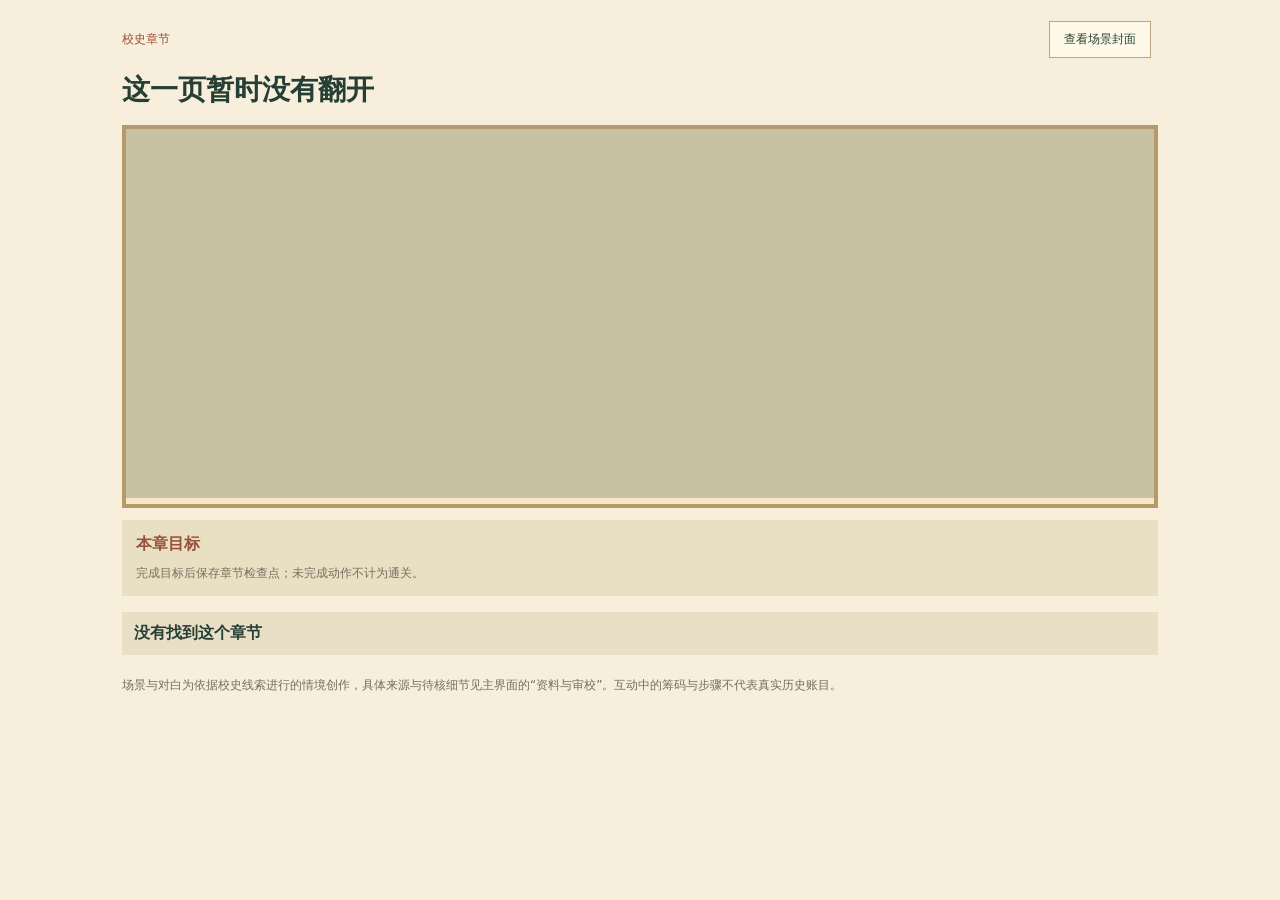
<file: site/demo-v2/player27.html>
<!doctype html><html lang="zh-CN"><head><base href="../"><meta charset="utf-8"><meta name="viewport" content="width=device-width,initial-scale=1"><title>木铎声里 · 校史章节</title><link rel="icon" href="assets/favicon.svg"><link rel="stylesheet" href="demo-v2/player27.css?v=201"></head><body><main><div class="chapter-top"><span id="chapterNumber">校史章节</span><button id="coverOpen">查看场景封面</button></div><h1 id="chapterTitle">正在翻开记忆…</h1><p id="chapterNarration"></p><div class="stage"><canvas id="scene" width="780" height="280" aria-label="动态像素校史场景"></canvas><div id="anchorButtons" class="anchor-buttons"></div></div><div class="objective"><b>本章目标</b><span id="objective"></span><span id="checkpoint">完成目标后保存章节检查点；未完成动作不计为通关。</span></div><section id="puzzle" aria-label="本章互动"></section><p id="puzzleStatus" role="status"></p><div id="finished" hidden><b>这一章，已经留下。</b><p id="earnedCards"></p><button id="replay">重玩本章</button><button id="nextChapter" class="primary">进入下一章 →</button><button id="chapterReturn">回到章节目录</button></div><p class="boundary">场景与对白为依据校史线索进行的情境创作，具体来源与待核细节见主界面的“资料与审校”。互动中的筹码与步骤不代表真实历史账目。</p></main><dialog id="cover"><button id="coverClose">关闭封面</button><img id="coverImage" alt="本年代独立场景封面"></dialog><script src="assets/props-v3.js"></script><script src="scenes-v4.js?v=201"></script><script src="demo-v2/player27.js?v=201"></script></body></html>
</file>
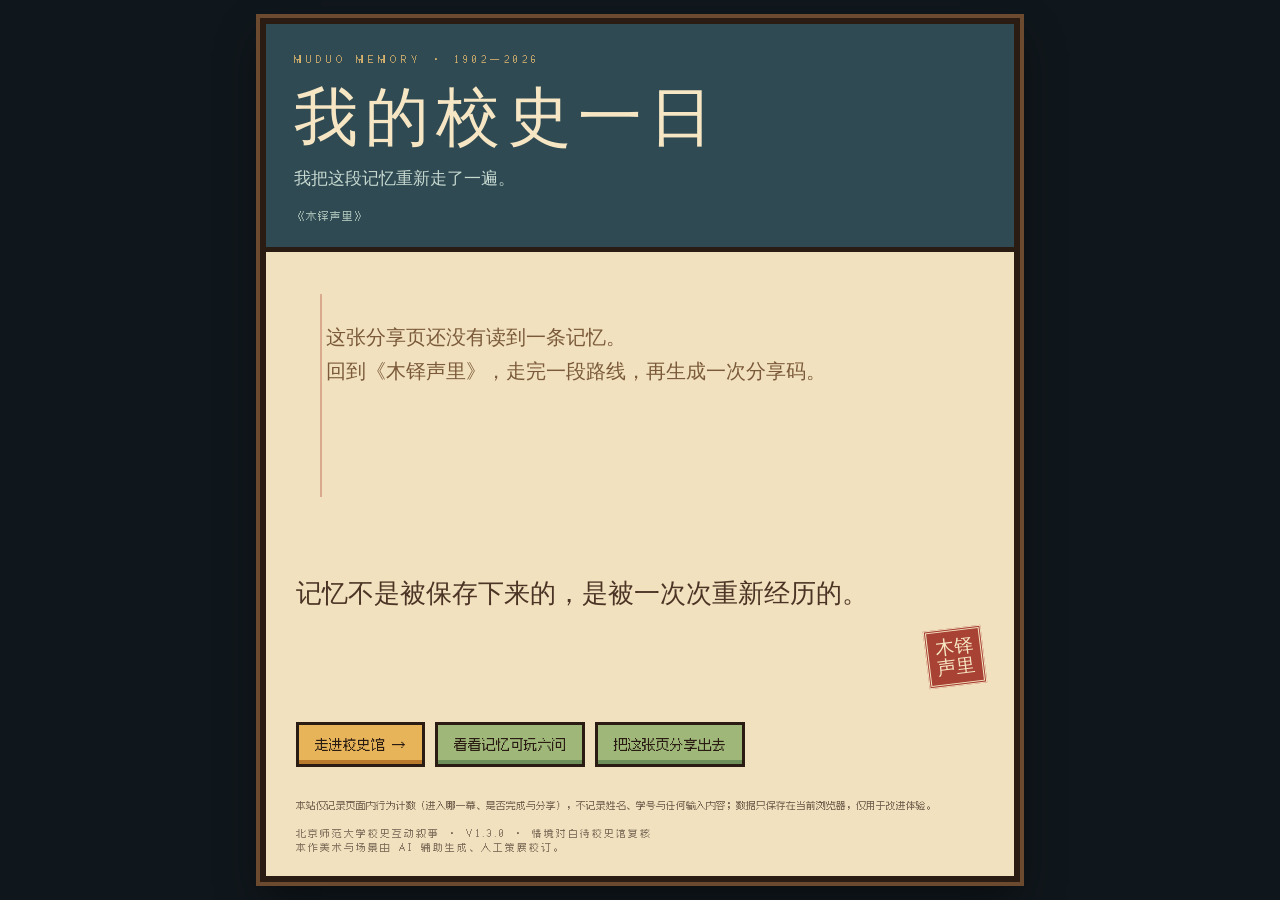
<file: site/demo-v2/share.html>
<!doctype html>
<html lang="zh-CN">
<head><base href="../">
<meta charset="utf-8">
<meta name="viewport" content="width=device-width, initial-scale=1, viewport-fit=cover">
<meta name="theme-color" content="#2f4a52">
<link rel="icon" href="assets/favicon.svg" type="image/svg+xml">
<link rel="manifest" href="manifest.webmanifest">
<script>
if (location.protocol === 'http:' || location.protocol === 'https:') {
  const preload = document.createElement('link');
  preload.rel = 'preload';
  preload.href = 'assets/fusion-pixel-12px-zh_hans.woff2';
  preload.as = 'font';
  preload.type = 'font/woff2';
  preload.crossOrigin = 'anonymous';
  document.head.appendChild(preload);
  const fontStyle = document.createElement('style');
  fontStyle.textContent = '@font-face{font-family:"FusionPixel";src:url("assets/fusion-pixel-12px-zh_hans.woff2") format("woff2");font-display:swap;}';
  document.head.appendChild(fontStyle);
}
</script>
<title>我的校史一日 · 木铎声里</title>
<style>
* { box-sizing: border-box; }
html, body { margin: 0; min-height: 100%; background: #10171c; color: #2a1c12; font-family: "FusionPixel", "SimSun", serif; }
body { display: flex; justify-content: center; padding: 18px; }
.sheet { width: min(100%, 760px); min-height: calc(100vh - 36px); background: #f2e1be; border: 6px solid #2a1c12; box-shadow: 0 0 0 4px #6b4a2f, 0 18px 40px rgba(0,0,0,.45); display: flex; flex-direction: column; overflow: hidden; }
header { padding: 28px 28px 24px; background: #2f4a52; color: #f6e6c4; border-bottom: 5px solid #2a1c12; }
.kicker { font-size: 10px; letter-spacing: 4px; color: #d8b36e; }
h1 { margin: 8px 0 6px; font-family: "STSong", "SimSun", serif; font-size: clamp(38px, 9vw, 64px); letter-spacing: 7px; font-weight: normal; }
.sub { margin: 0; font-family: "KaiTi", "STKaiti", serif; font-size: 17px; color: #c6d8d0; }
.meta { margin-top: 18px; display: flex; justify-content: space-between; color: #aac1b8; font-size: 11px; letter-spacing: 1px; }
.timeline { flex: 1; padding: 28px 30px 32px; position: relative; }
.timeline::before { content: ""; position: absolute; left: 54px; top: 42px; bottom: 54px; width: 2px; background: rgba(168,68,52,.35); }
.entry { position: relative; padding: 0 0 28px 56px; min-height: 74px; }
.entry::before { content: ""; position: absolute; left: 7px; top: 11px; width: 13px; height: 13px; border-radius: 50%; background: #a84234; box-shadow: 0 0 0 5px #f2e1be; }
.entry .year { font-family: "STSong", "SimSun", serif; font-size: 32px; letter-spacing: 2px; }
.entry .scene { margin-top: 2px; color: #7a5a3a; font-family: "KaiTi", "STKaiti", serif; font-size: 15px; }
.entry .card { margin-top: 9px; font-size: 20px; letter-spacing: 1px; }
.entry .line { height: 1px; margin-top: 15px; background: rgba(138,109,74,.28); }
.quote { margin: 0; padding: 22px 30px 12px; font-family: "KaiTi", "STKaiti", serif; font-size: clamp(19px, 4vw, 26px); line-height: 1.65; color: #4b3425; }
.actions { display: flex; flex-wrap: wrap; gap: 10px; padding: 18px 30px 30px; }
.actions a, .actions button { font-family: inherit; font-size: 14px; text-decoration: none; padding: 10px 16px; color: #2a1c12; background: #e8b45a; border: 3px solid #2a1c12; box-shadow: inset 0 -4px 0 #b97a2e; cursor: pointer; }
.actions .secondary { background: #9fb87a; box-shadow: inset 0 -4px 0 #6f8f5a; }
.seal { align-self: flex-end; width: 58px; height: 58px; margin: 0 30px 18px; background: #a84234; color: #f6e6c4; border: 3px double #f6e6c4; display: grid; place-items: center; font-family: "STSong", "SimSun", serif; font-size: 19px; line-height: 1.05; text-align: center; transform: rotate(-7deg); }
.privacy { margin: 0; padding: 0 30px 12px; color: #6f5e4c; font-size: 10px; line-height: 1.7; }
footer { padding: 0 30px 22px; color: #7a6a58; font-size: 10px; letter-spacing: 2px; }
.empty { padding: 40px 30px; color: #7a5a3a; font-family: "KaiTi", "STKaiti", serif; font-size: 20px; line-height: 1.7; }
@media (max-width: 520px) {
  body { padding: 0; }
  .sheet { min-height: 100vh; border-width: 0; box-shadow: none; }
  header { padding: 22px 20px 18px; }
  .timeline { padding: 22px 18px 24px; }
  .timeline::before { left: 34px; }
  .entry { padding-left: 38px; }
  .entry::before { left: -3px; }
  .quote { padding: 18px 20px 8px; }
  .actions { padding: 16px 20px 24px; }
  .seal { margin-right: 20px; }
  .privacy { padding: 0 20px 12px; }
  footer { padding: 0 20px 20px; }
}
</style>
</head>
<body>
<main class="sheet">
  <header>
    <div class="kicker">MUDUO MEMORY · 1902—2026</div>
    <h1>我的校史一日</h1>
    <p class="sub">我把这段记忆重新走了一遍。</p>
    <div class="meta"><span>《木铎声里》</span><span id="shareDate"></span></div>
  </header>
  <section class="timeline" id="timeline"></section>
  <p class="quote" id="quote">记忆不是被保存下来的，是被一次次重新经历的。</p>
  <div class="seal">木铎<br>声里</div>
  <div class="actions">
    <a href="./index.html">走进校史馆 →</a>
    <a class="secondary" href="./demo-v2/#/method">看看记忆可玩六问</a>
    <button class="secondary" id="shareAgain">把这张页分享出去</button>
  </div>
  <p class="privacy">本站仅记录页面内行为计数（进入哪一幕、是否完成与分享），不记录姓名、学号与任何输入内容；数据只保存在当前浏览器，仅用于改进体验。</p>
  <footer>北京师范大学校史互动叙事 · V1.3.0 · 情境对白待校史馆复核<br>本作美术与场景由 AI 辅助生成、人工策展校订。</footer>
</main>
<script src="telemetry.js?v=1.3.0"></script>
<script>
(() => {
  const params = new URLSearchParams(location.search);
  const encoded = params.get('d');
  if (window.MuduoTelemetry) {
    window.MuduoTelemetry.track('share_open', {
      mode: 'share-open',
      screen: 'share',
      d_exists: Boolean(encoded),
      src: params.get('src') || 'direct'
    });
  }
  let data = null;
  try {
    if (encoded) {
      const binary = atob(encoded.replace(/-/g, '+').replace(/_/g, '/'));
      const bytes = Uint8Array.from(binary, char => char.charCodeAt(0));
      data = JSON.parse(new TextDecoder().decode(bytes));
    }
  } catch (e) {
    data = null;
  }
  if (!data || !Array.isArray(data.cards) || !data.cards.length) {
    document.getElementById('timeline').innerHTML = '<div class="empty">这张分享页还没有读到一条记忆。<br>回到《木铎声里》，走完一段路线，再生成一次分享码。</div>';
    return;
  }
  document.getElementById('shareDate').textContent = data.date || '';
  const timeline = document.getElementById('timeline');
  data.cards.forEach(card => {
    const entry = document.createElement('article');
    entry.className = 'entry';
    const year = document.createElement('div');
    year.className = 'year';
    year.textContent = card.era || '记忆';
    const scene = document.createElement('div');
    scene.className = 'scene';
    scene.textContent = card.scene || '';
    const title = document.createElement('div');
    title.className = 'card';
    title.textContent = card.title || '';
    const line = document.createElement('div');
    line.className = 'line';
    entry.append(year, scene, title, line);
    timeline.appendChild(entry);
  });
  if (data.quote) document.getElementById('quote').textContent = data.quote;
  document.getElementById('shareAgain').addEventListener('click', async () => {
    const shareData = {
      title: '我的校史一日 · 木铎声里',
      text: '我把北京师范大学的一段校史，重新走了一遍。',
      url: location.href
    };
    if (navigator.share) {
      try { await navigator.share(shareData); } catch (e) {}
    } else {
      try { await navigator.clipboard.writeText(location.href); } catch (e) {}
      const button = document.getElementById('shareAgain');
      button.textContent = '链接已复制';
    }
  });
})();
</script>
</body>
</html>
</file>
<file: site/demo-v2/admin.css>
:root{font-family:system-ui,sans-serif;color:#312b23;background:#f7f1e5}*{box-sizing:border-box}body{margin:0}header{padding:18px 5vw;background:#263e35;color:#fff;display:flex;justify-content:space-between}a{color:inherit}main{max-width:1200px;margin:35px auto;padding:0 22px}h1{font-size:30px}p{line-height:1.8;white-space:pre-wrap}label{display:block;font-weight:700}input{display:block;width:100%;max-width:520px;padding:12px;margin:10px 0;border:1px solid #b0a38a}button{font:inherit;padding:10px 16px;margin:5px 6px 5px 0;border:1px solid #b4a078;background:#fff9eb;color:#263e35;cursor:pointer}button:disabled{opacity:.45;cursor:default}button.primary{background:#274e40;color:#fff}button.danger{border-color:#a14333;color:#8e3327}.columns{display:grid;grid-template-columns:280px 1fr;gap:24px}.toolbar{display:flex;align-items:center;justify-content:space-between}aside button{display:block;text-align:left;width:100%;background:#eee4cb}article,.feedback{background:#fffaf0;border:1px solid #dccdaf;padding:24px;margin-bottom:16px}article img{image-rendering:pixelated;max-height:260px;max-width:100%;margin:10px}.preview{border-left:4px solid #ba8c3f;padding-left:18px}.meta{font-size:13px;color:#625c50}#status{padding:12px;background:#eae1c9}#feedbackList p{margin-top:0}@media(max-width:680px){.columns{grid-template-columns:1fr}aside{display:flex;overflow:auto;gap:8px}aside button{min-width:180px}}
</file>
